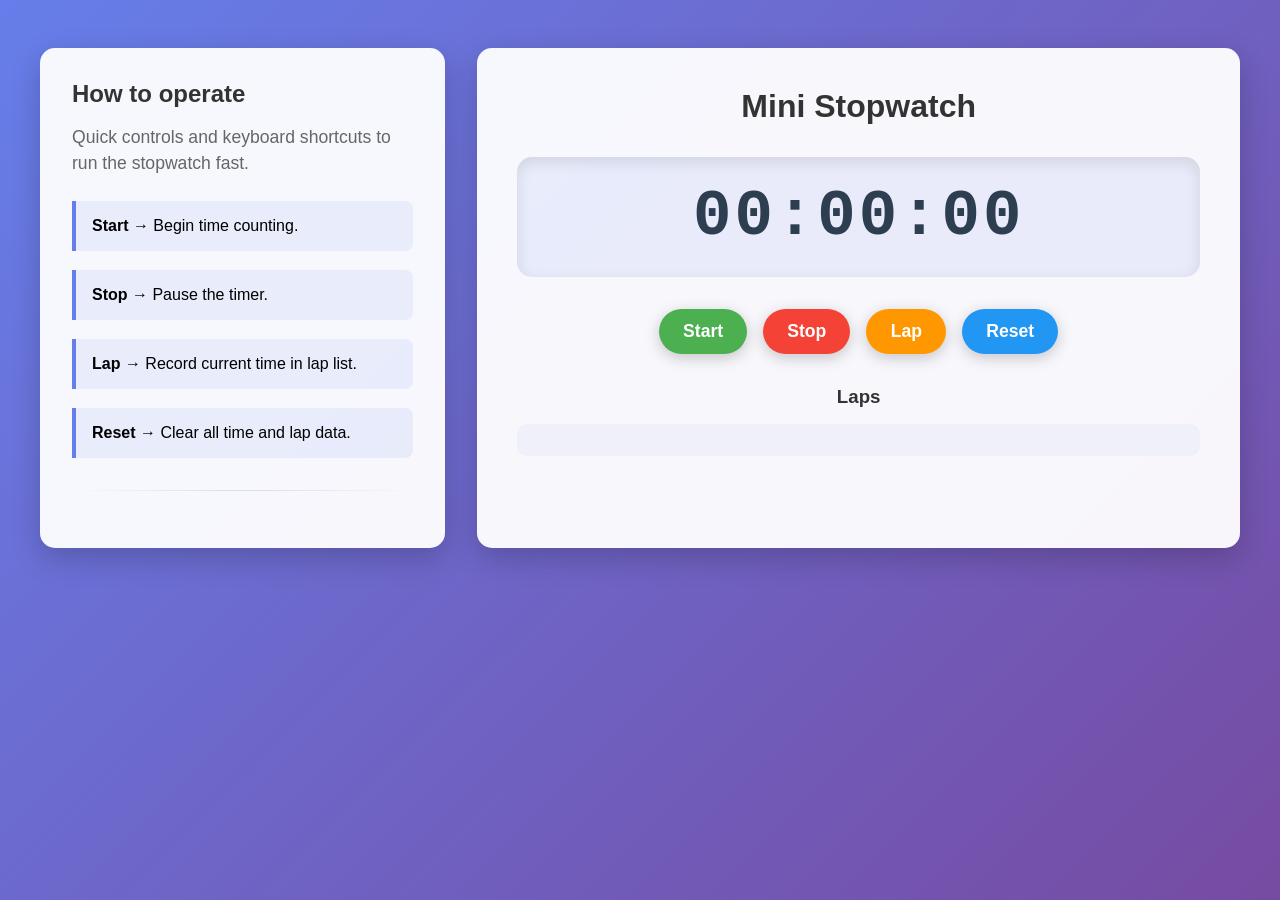
<file: index.html>
<!DOCTYPE html>
<html lang="en">
<head>
    <meta charset="UTF-8">
    <meta name="viewport" content="width=device-width, initial-scale=1.0">
    <title>Mini Stopwatch</title>
    <link rel="stylesheet" href="style.css">
</head>
<body>
    <div class="main">
        <!-- LEFT: Instructions -->
        <aside class="instructions">
            <h2>How to operate</h2>
            <p class="lead">Quick controls and keyboard shortcuts to run the stopwatch fast.</p>
            <ul>
                <li><strong>Start</strong> → Begin time counting.</li>
                <li><strong>Stop</strong> → Pause the timer.</li>
                <li><strong>Lap</strong> → Record current time in lap list.</li>
                <li><strong>Reset</strong> → Clear all time and lap data.</li>
            </ul>
            <hr>
        </aside>

        <!-- RIGHT: Stopwatch Display & Controls -->
        <div class="stopwatch-container">
            <h1>Mini Stopwatch</h1>
            <div class="display" id="display">00:00:00</div>
            <div class="buttons">
                <button id="start">Start</button>
                <button id="stop">Stop</button>
                <button id="lap">Lap</button>
                <button id="reset">Reset</button>
            </div>
            <!-- Lap List -->
            <div class="lap-list" id="lapList">
                <h3>Laps</h3>
                <ul id="laps"></ul>
            </div>
        </div>
    </div>
    <script src="body.js"></script>
</body>
</html>
</file>
<file: style.css>
* {
    margin: 0;
    padding: 0;
    box-sizing: border-box;
}

body {
    font-family: 'Segoe UI', Tahoma, Geneva, Verdana, sans-serif;
    background: linear-gradient(135deg, #667eea 0%, #764ba2 100%);
    min-height: 100vh;
    padding: 1rem;
}

.main {
    display: flex;
    gap: 2rem;
    max-width: 1200px;
    margin: 0 auto;
    padding: 2rem 0;
}

.instructions {
    flex: 1;
    background: rgba(255,255,255,0.95);
    padding: 2rem;
    border-radius: 15px;
    box-shadow: 0 10px 30px rgba(0,0,0,0.2);
    min-width: 280px;
    max-height: 500px;
}

.instructions h2 {
    color: #333;
    margin-bottom: 1rem;
    font-size: 1.5rem;
}

.lead {
    color: #666;
    font-size: 1.1rem;
    margin-bottom: 1.5rem;
    line-height: 1.5;
}

.instructions ul {
    list-style: none;
    padding: 0;
}

.instructions li {
    margin: 1.2rem 0;
    padding: 1rem;
    background: rgba(102, 126, 234, 0.1);
    border-left: 4px solid #667eea;
    border-radius: 0 8px 8px 0;
    transition: all 0.3s ease;
}

.instructions li:hover {
    background: rgba(102, 126, 234, 0.2);
    transform: translateX(5px);
}

.stopwatch-container {
    flex: 2;
    background: rgba(255,255,255,0.95);
    padding: 2.5rem;
    border-radius: 15px;
    box-shadow: 0 10px 30px rgba(0,0,0,0.2);
    text-align: center;
}

.stopwatch-container h1 {
    color: #333;
    margin-bottom: 2rem;
    font-size: 2rem;
}

.display {
    font-size: 4rem;
    font-weight: 700;
    margin: 2rem 0;
    color: #2c3e50;
    background: rgba(102, 126, 234, 0.1);
    padding: 1.5rem;
    border-radius: 15px;
    min-height: 100px;
    display: flex;
    align-items: center;
    justify-content: center;
    box-shadow: inset 0 5px 15px rgba(0,0,0,0.1);
    font-family: 'Courier New', monospace;
    letter-spacing: 3px;
}

.buttons {
    display: flex;
    justify-content: center;
    gap: 1rem;
    margin: 2rem 0;
    flex-wrap: wrap;
}

.buttons button {
    font-size: 1.1rem;
    padding: 12px 24px;
    border: none;
    border-radius: 25px;
    cursor: pointer;
    font-weight: 600;
    transition: all 0.3s ease;
    min-width: 80px;
    box-shadow: 0 4px 15px rgba(0,0,0,0.2);
}

#start { background: #4CAF50; color: white; }
#stop { background: #f44336; color: white; }
#lap { background: #FF9800; color: white; }
#reset { background: #2196F3; color: white; }

button:hover { transform: translateY(-3px); box-shadow: 0 6px 20px rgba(0,0,0,0.3); }
button:active { transform: translateY(-1px); }

.lap-list {
    margin-top: 2rem;
    text-align: left;
    max-height: 300px;
    overflow-y: auto;
}

.lap-list h3 {
    color: #333;
    margin-bottom: 1rem;
    text-align: center;
}

#laps {
    list-style: none;
    background: rgba(102, 126, 234, 0.05);
    border-radius: 10px;
    padding: 1rem;
}

.lap-item {
    padding: 0.8rem;
    margin: 0.5rem 0;
    background: white;
    border-radius: 8px;
    box-shadow: 0 2px 10px rgba(0,0,0,0.1);
    display: flex;
    justify-content: space-between;
    font-weight: 500;
}

/* Responsive Design */
@media (max-width: 768px) {
    .main { 
        flex-direction: column;
        padding: 1rem;
    }
    
    .display { font-size: 2.5rem; }
    .buttons { flex-direction: column; align-items: center; }
    
    .instructions {
        max-height: none;
        order: 2;
    }
    
    .stopwatch-container {
        order: 1;
    }
}

hr {
    border: none;
    height: 1px;
    background: linear-gradient(90deg, transparent, #ddd, transparent);
    margin: 2rem 0;
}
</file>
